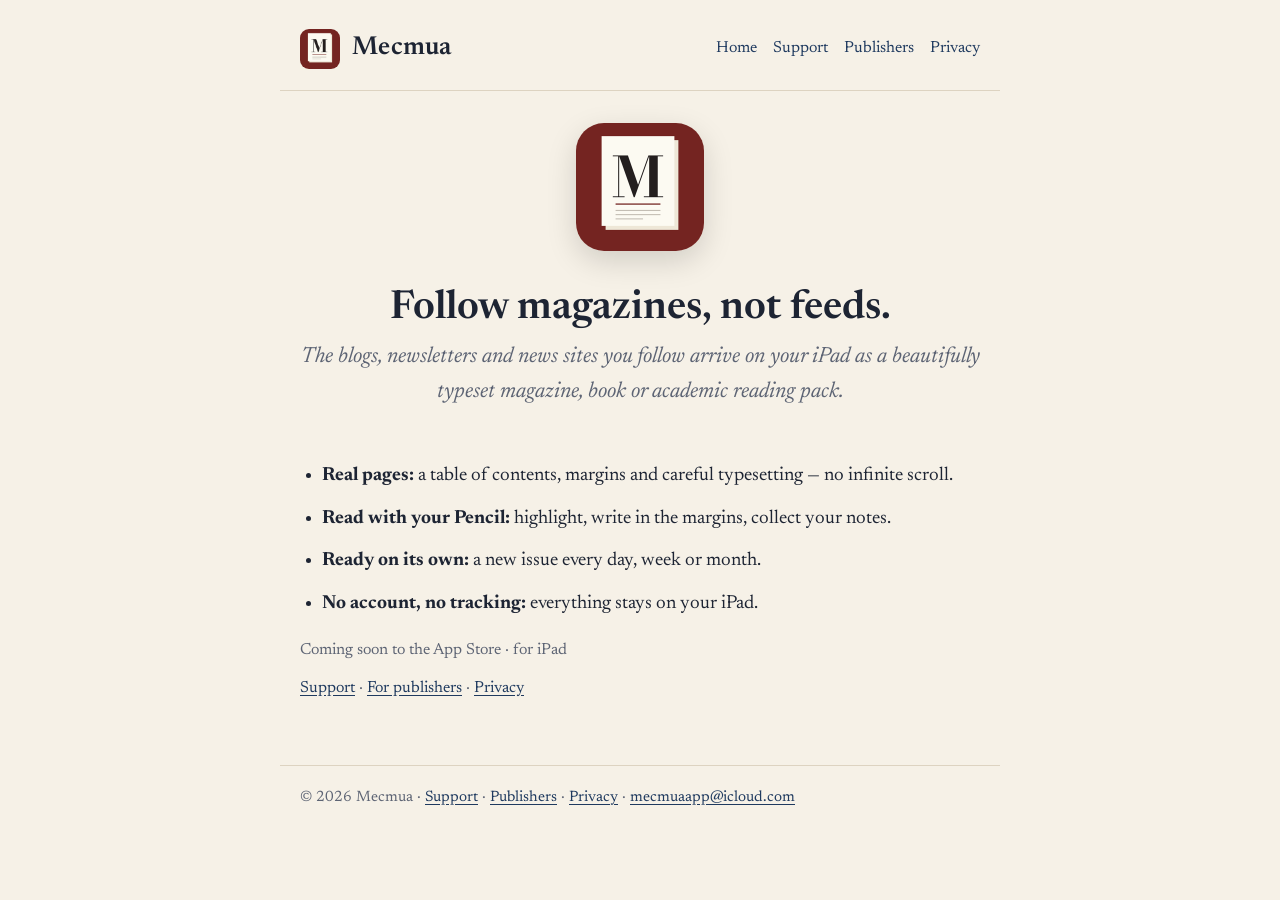
<file: index.html>
<!doctype html>
<html lang="en">
<head>
<meta charset="utf-8">
<meta name="viewport" content="width=device-width, initial-scale=1">
<title>Mecmua</title>
<meta name="description" content="The blogs, newsletters and news sites you follow, typeset as your own magazine on iPad.">
<link rel="icon" href="icon.png">
<link rel="apple-touch-icon" href="apple-touch-icon.png">
<link rel="stylesheet" href="style.css">
</head>
<body>
<header>
  <a class="brand" href="./"><img src="icon.png" alt=""><span>Mecmua</span></a>
  <nav><a href="./">Home</a><a href="support.html">Support</a><a href="publishers.html">Publishers</a><a href="privacy.html">Privacy</a></nav>
</header>

<main>
<section>
  <div class="hero">
    <img src="icon.png" alt="Mecmua app icon">
    <h1>Follow magazines, not feeds.</h1>
    <p class="lede">The blogs, newsletters and news sites you follow arrive on your iPad as a beautifully typeset magazine, book or academic reading pack.</p>
  </div>
  <ul>
    <li><strong>Real pages:</strong> a table of contents, margins and careful typesetting — no infinite scroll.</li>
    <li><strong>Read with your Pencil:</strong> highlight, write in the margins, collect your notes.</li>
    <li><strong>Ready on its own:</strong> a new issue every day, week or month.</li>
    <li><strong>No account, no tracking:</strong> everything stays on your iPad.</li>
  </ul>
  <p class="meta">Coming soon to the App Store · for iPad</p>
  <p class="meta"><a href="support.html">Support</a> · <a href="publishers.html">For publishers</a> · <a href="privacy.html">Privacy</a></p>
</section>
</main>

<footer>© 2026 Mecmua · <a href="support.html">Support</a> · <a href="publishers.html">Publishers</a> · <a href="privacy.html">Privacy</a> · <a href="mailto:mecmuaapp@icloud.com">mecmuaapp@icloud.com</a></footer>
</body>
</html>
</file>
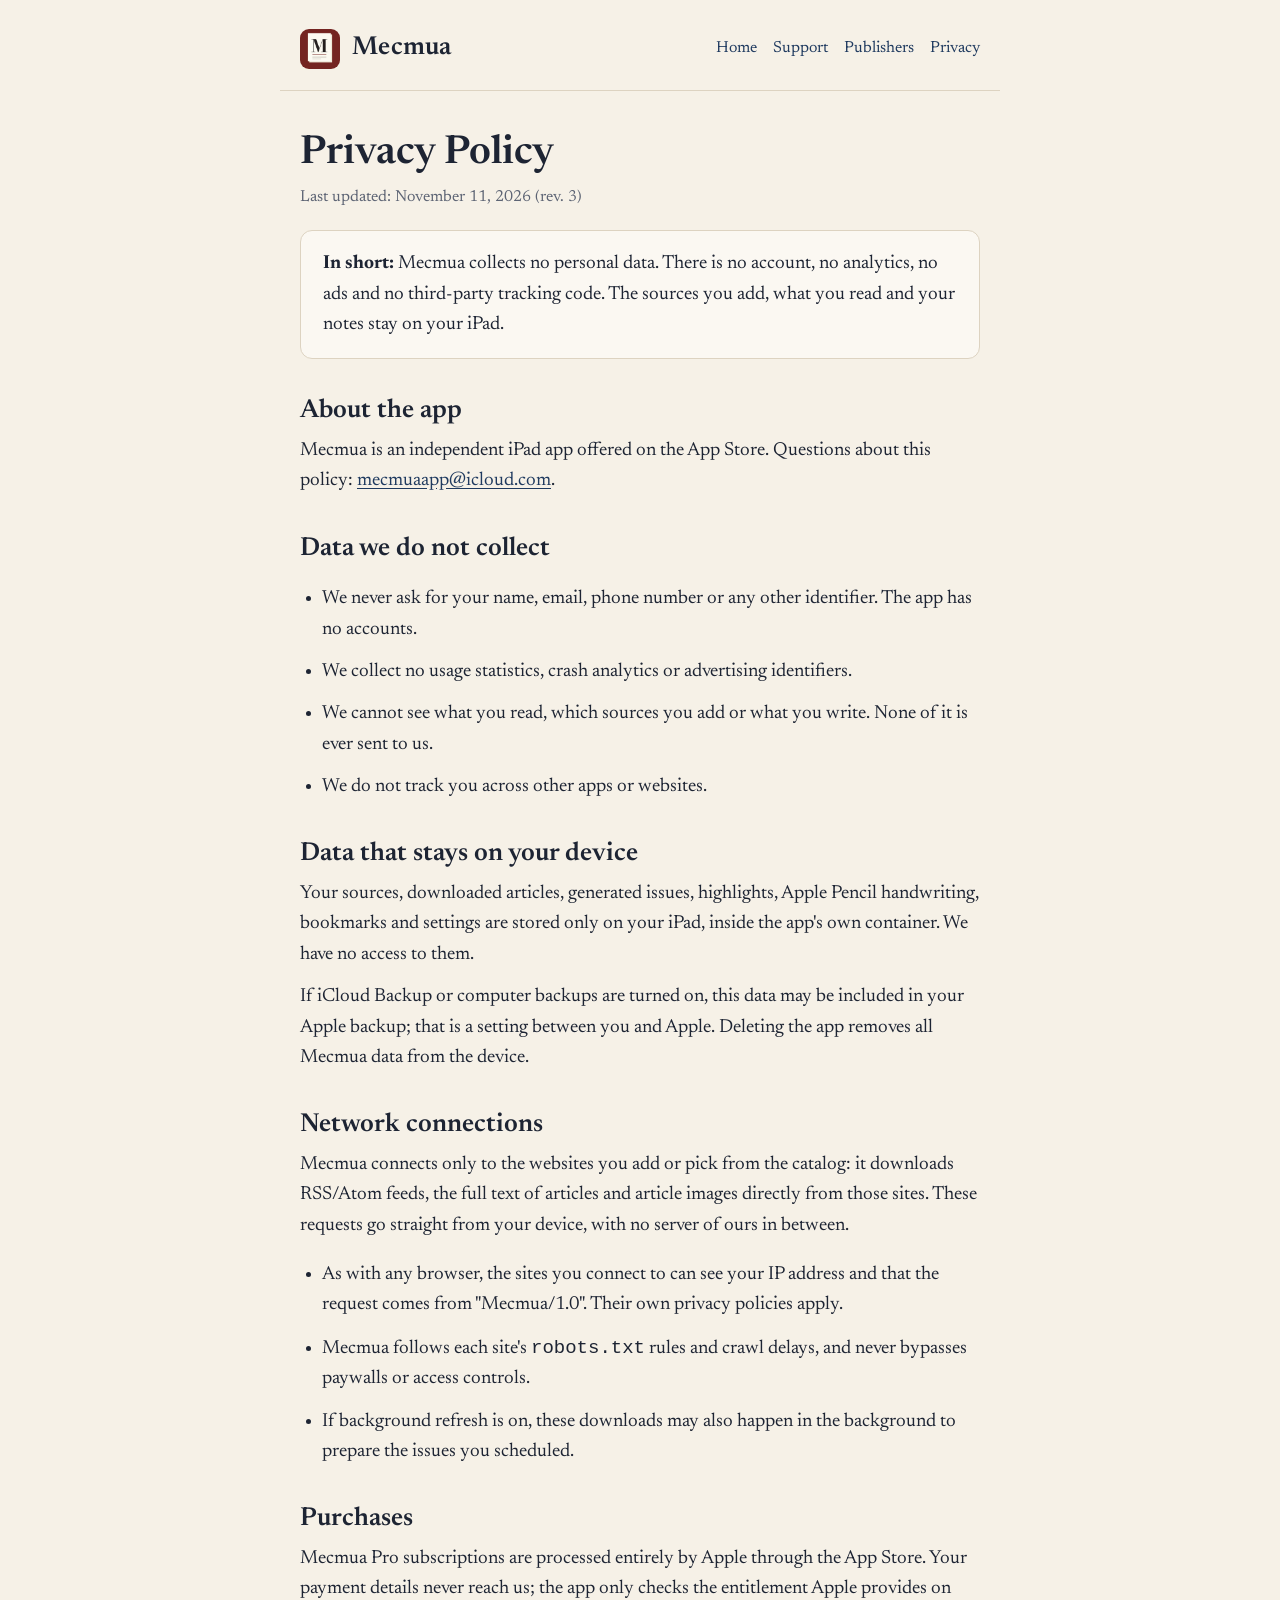
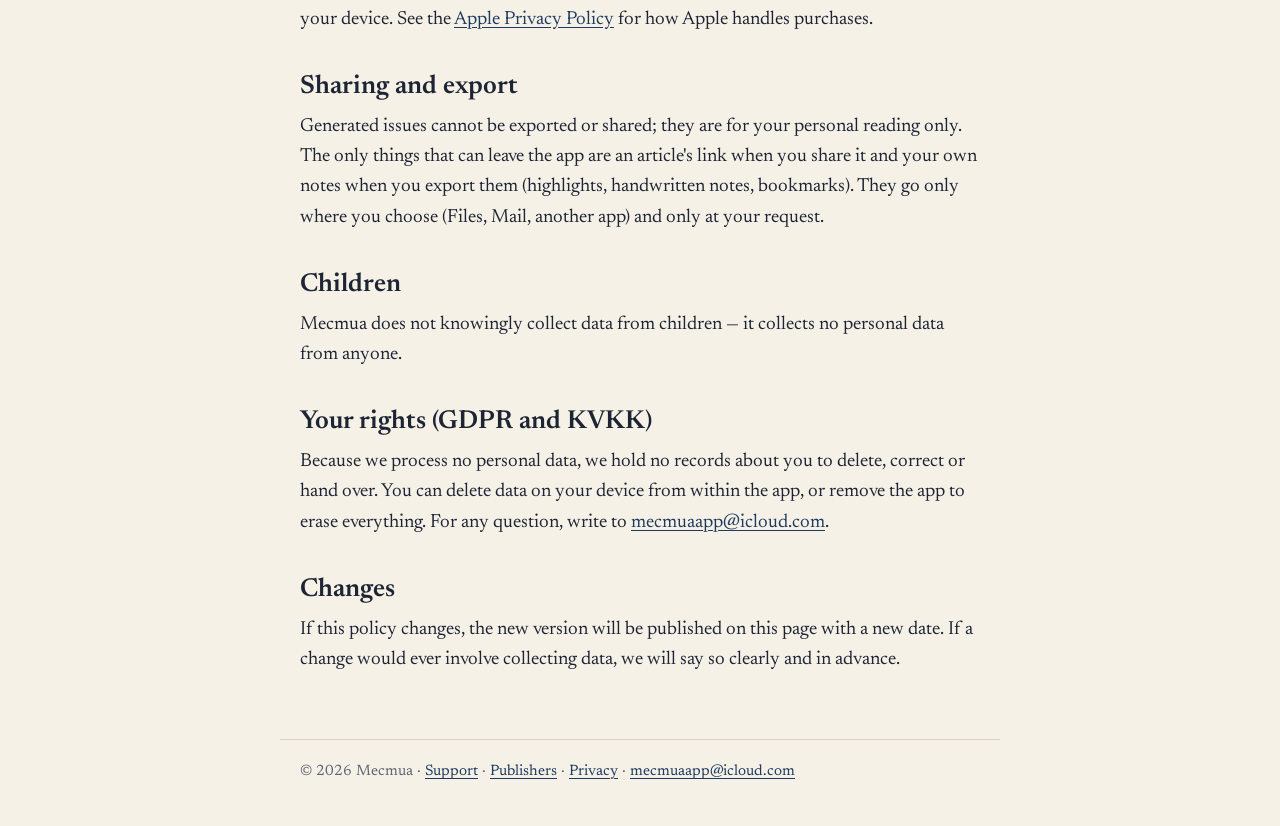
<file: privacy.html>
<!doctype html>
<html lang="en">
<head>
<meta charset="utf-8">
<meta name="viewport" content="width=device-width, initial-scale=1">
<title>Privacy Policy · Mecmua</title>
<meta name="description" content="Mecmua privacy policy: no account, no analytics, no tracking.">
<link rel="icon" href="icon.png">
<link rel="apple-touch-icon" href="apple-touch-icon.png">
<link rel="stylesheet" href="style.css">
</head>
<body>
<header>
  <a class="brand" href="./"><img src="icon.png" alt=""><span>Mecmua</span></a>
  <nav><a href="./">Home</a><a href="support.html">Support</a><a href="publishers.html">Publishers</a><a href="privacy.html">Privacy</a></nav>
</header>

<main>
<section>
  <h1>Privacy Policy</h1>
  <p class="meta">Last updated: November 11, 2026 (rev. 3)</p>

  <div class="card">
    <p><strong>In short:</strong> Mecmua collects no personal data. There is no account, no analytics, no ads and no third-party tracking code. The sources you add, what you read and your notes stay on your iPad.</p>
  </div>

  <h2>About the app</h2>
  <p>Mecmua is an independent iPad app offered on the App Store. Questions about this policy: <a href="mailto:mecmuaapp@icloud.com">mecmuaapp@icloud.com</a>.</p>

  <h2>Data we do not collect</h2>
  <ul>
    <li>We never ask for your name, email, phone number or any other identifier. The app has no accounts.</li>
    <li>We collect no usage statistics, crash analytics or advertising identifiers.</li>
    <li>We cannot see what you read, which sources you add or what you write. None of it is ever sent to us.</li>
    <li>We do not track you across other apps or websites.</li>
  </ul>

  <h2>Data that stays on your device</h2>
  <p>Your sources, downloaded articles, generated issues, highlights, Apple Pencil handwriting, bookmarks and settings are stored only on your iPad, inside the app's own container. We have no access to them.</p>
  <p>If iCloud Backup or computer backups are turned on, this data may be included in your Apple backup; that is a setting between you and Apple. Deleting the app removes all Mecmua data from the device.</p>

  <h2>Network connections</h2>
  <p>Mecmua connects only to the websites you add or pick from the catalog: it downloads RSS/Atom feeds, the full text of articles and article images directly from those sites. These requests go straight from your device, with no server of ours in between.</p>
  <ul>
    <li>As with any browser, the sites you connect to can see your IP address and that the request comes from "Mecmua/1.0". Their own privacy policies apply.</li>
    <li>Mecmua follows each site's <code>robots.txt</code> rules and crawl delays, and never bypasses paywalls or access controls.</li>
    <li>If background refresh is on, these downloads may also happen in the background to prepare the issues you scheduled.</li>
  </ul>

  <h2>Purchases</h2>
  <p>Mecmua Pro subscriptions are processed entirely by Apple through the App Store. Your payment details never reach us; the app only checks the entitlement Apple provides on your device. See the <a href="https://www.apple.com/legal/privacy/">Apple Privacy Policy</a> for how Apple handles purchases.</p>

  <h2>Sharing and export</h2>
  <p>Generated issues cannot be exported or shared; they are for your personal reading only. The only things that can leave the app are an article's link when you share it and your own notes when you export them (highlights, handwritten notes, bookmarks). They go only where you choose (Files, Mail, another app) and only at your request.</p>

  <h2>Children</h2>
  <p>Mecmua does not knowingly collect data from children — it collects no personal data from anyone.</p>

  <h2>Your rights (GDPR and KVKK)</h2>
  <p>Because we process no personal data, we hold no records about you to delete, correct or hand over. You can delete data on your device from within the app, or remove the app to erase everything. For any question, write to <a href="mailto:mecmuaapp@icloud.com">mecmuaapp@icloud.com</a>.</p>

  <h2>Changes</h2>
  <p>If this policy changes, the new version will be published on this page with a new date. If a change would ever involve collecting data, we will say so clearly and in advance.</p>
</section>
</main>

<footer>© 2026 Mecmua · <a href="support.html">Support</a> · <a href="publishers.html">Publishers</a> · <a href="privacy.html">Privacy</a> · <a href="mailto:mecmuaapp@icloud.com">mecmuaapp@icloud.com</a></footer>
</body>
</html>
</file>
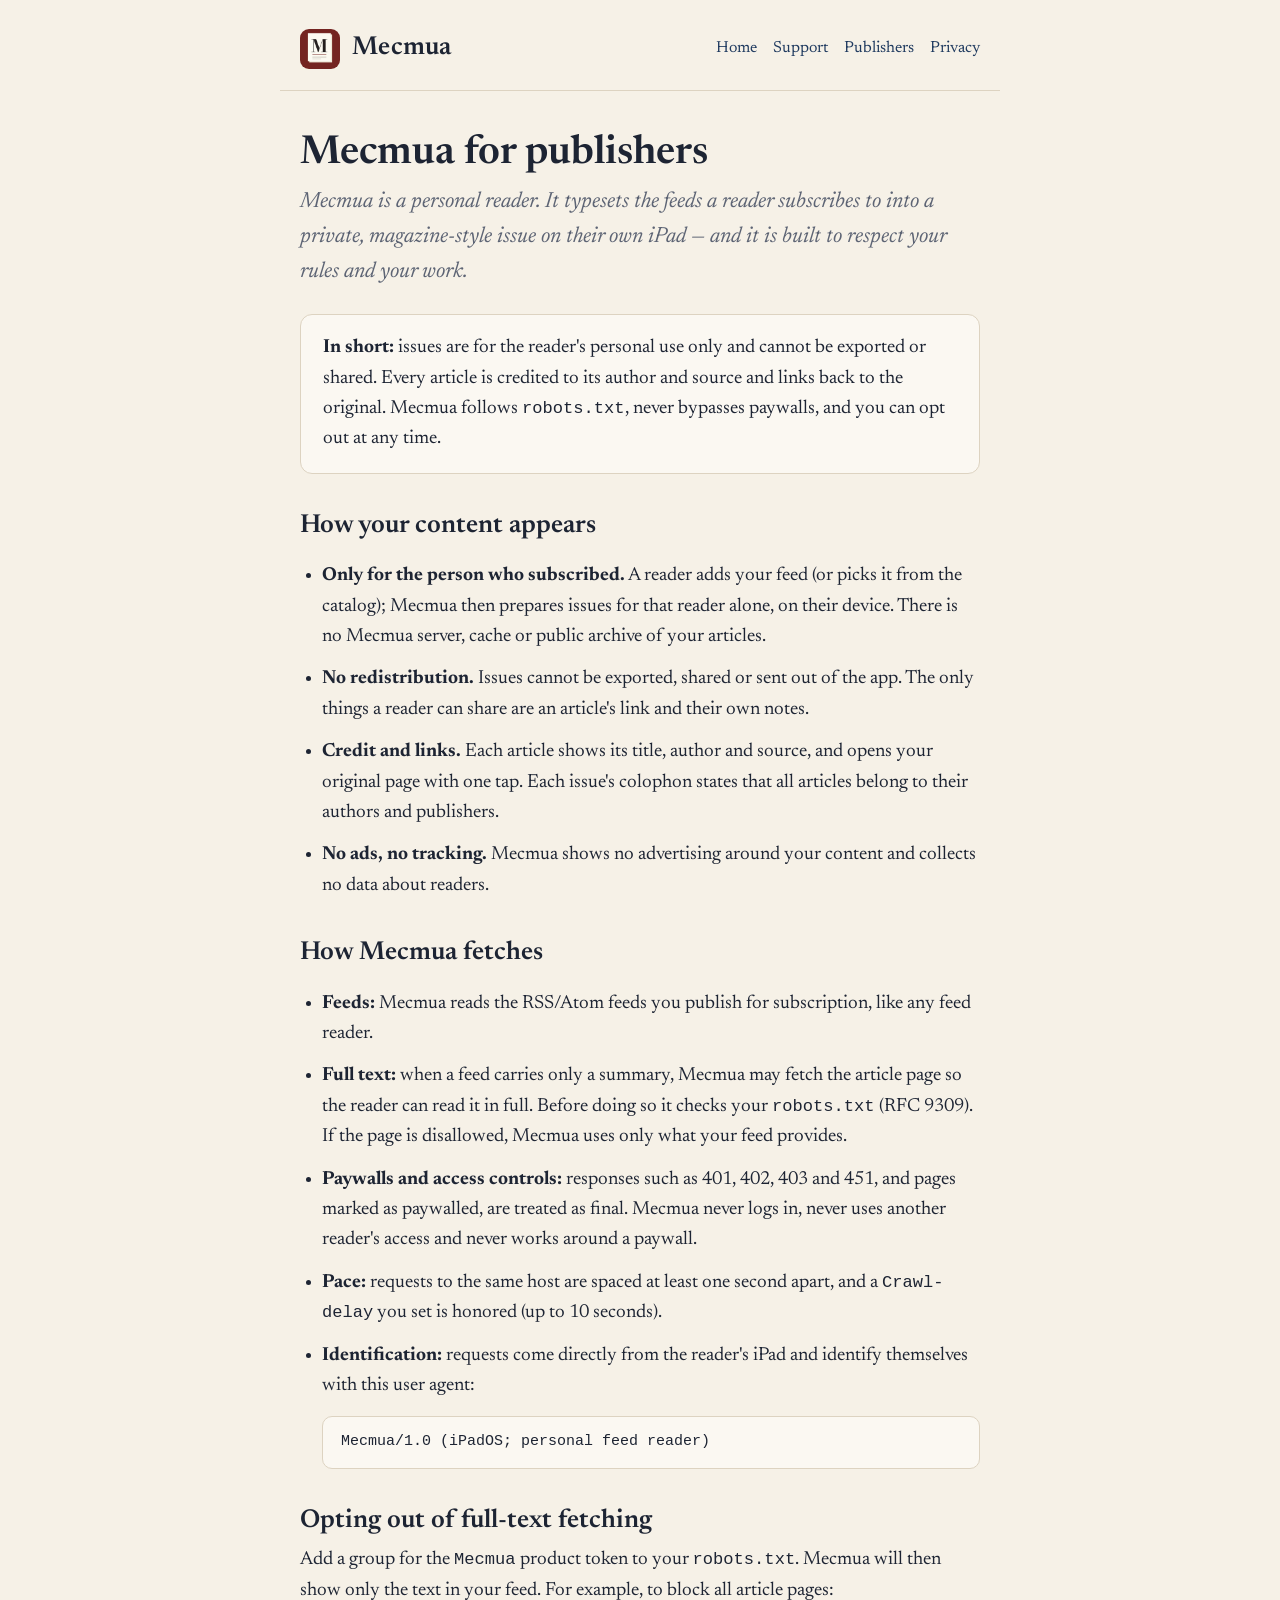
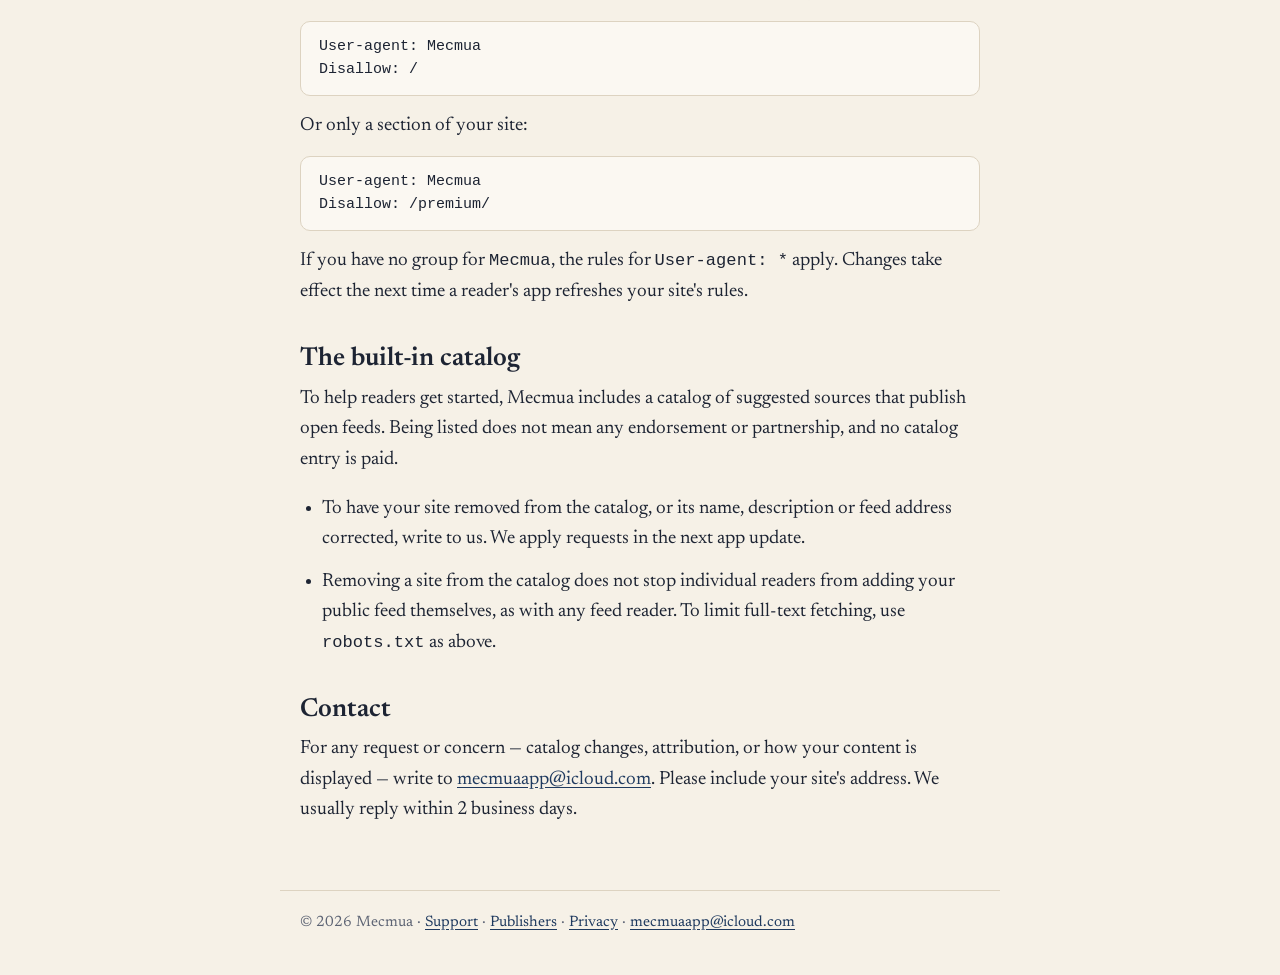
<file: publishers.html>
<!doctype html>
<html lang="en">
<head>
<meta charset="utf-8">
<meta name="viewport" content="width=device-width, initial-scale=1">
<title>For Publishers · Mecmua</title>
<meta name="description" content="How Mecmua treats publishers' content, how it fetches pages, and how to opt out or contact us.">
<link rel="icon" href="icon.png">
<link rel="apple-touch-icon" href="apple-touch-icon.png">
<link rel="stylesheet" href="style.css">
<style>
  pre { background: var(--card); border: 1px solid var(--rule); border-radius: 10px; padding: 14px 18px; overflow-x: auto; font-size: 15px; line-height: 1.5; }
  code { font-size: .9em; }
</style>
</head>
<body>
<header>
  <a class="brand" href="./"><img src="icon.png" alt=""><span>Mecmua</span></a>
  <nav><a href="./">Home</a><a href="support.html">Support</a><a href="publishers.html">Publishers</a><a href="privacy.html">Privacy</a></nav>
</header>

<main>
<section>
  <h1>Mecmua for publishers</h1>
  <p class="lede">Mecmua is a personal reader. It typesets the feeds a reader subscribes to into a private, magazine-style issue on their own iPad — and it is built to respect your rules and your work.</p>

  <div class="card">
    <p><strong>In short:</strong> issues are for the reader's personal use only and cannot be exported or shared. Every article is credited to its author and source and links back to the original. Mecmua follows <code>robots.txt</code>, never bypasses paywalls, and you can opt out at any time.</p>
  </div>

  <h2>How your content appears</h2>
  <ul>
    <li><strong>Only for the person who subscribed.</strong> A reader adds your feed (or picks it from the catalog); Mecmua then prepares issues for that reader alone, on their device. There is no Mecmua server, cache or public archive of your articles.</li>
    <li><strong>No redistribution.</strong> Issues cannot be exported, shared or sent out of the app. The only things a reader can share are an article's link and their own notes.</li>
    <li><strong>Credit and links.</strong> Each article shows its title, author and source, and opens your original page with one tap. Each issue's colophon states that all articles belong to their authors and publishers.</li>
    <li><strong>No ads, no tracking.</strong> Mecmua shows no advertising around your content and collects no data about readers.</li>
  </ul>

  <h2>How Mecmua fetches</h2>
  <ul>
    <li><strong>Feeds:</strong> Mecmua reads the RSS/Atom feeds you publish for subscription, like any feed reader.</li>
    <li><strong>Full text:</strong> when a feed carries only a summary, Mecmua may fetch the article page so the reader can read it in full. Before doing so it checks your <code>robots.txt</code> (RFC 9309). If the page is disallowed, Mecmua uses only what your feed provides.</li>
    <li><strong>Paywalls and access controls:</strong> responses such as 401, 402, 403 and 451, and pages marked as paywalled, are treated as final. Mecmua never logs in, never uses another reader's access and never works around a paywall.</li>
    <li><strong>Pace:</strong> requests to the same host are spaced at least one second apart, and a <code>Crawl-delay</code> you set is honored (up to 10 seconds).</li>
    <li><strong>Identification:</strong> requests come directly from the reader's iPad and identify themselves with this user agent:
      <pre>Mecmua/1.0 (iPadOS; personal feed reader)</pre></li>
  </ul>

  <h2>Opting out of full-text fetching</h2>
  <p>Add a group for the <code>Mecmua</code> product token to your <code>robots.txt</code>. Mecmua will then show only the text in your feed. For example, to block all article pages:</p>
  <pre>User-agent: Mecmua
Disallow: /</pre>
  <p>Or only a section of your site:</p>
  <pre>User-agent: Mecmua
Disallow: /premium/</pre>
  <p>If you have no group for <code>Mecmua</code>, the rules for <code>User-agent: *</code> apply. Changes take effect the next time a reader's app refreshes your site's rules.</p>

  <h2>The built-in catalog</h2>
  <p>To help readers get started, Mecmua includes a catalog of suggested sources that publish open feeds. Being listed does not mean any endorsement or partnership, and no catalog entry is paid.</p>
  <ul>
    <li>To have your site removed from the catalog, or its name, description or feed address corrected, write to us. We apply requests in the next app update.</li>
    <li>Removing a site from the catalog does not stop individual readers from adding your public feed themselves, as with any feed reader. To limit full-text fetching, use <code>robots.txt</code> as above.</li>
  </ul>

  <h2>Contact</h2>
  <p>For any request or concern — catalog changes, attribution, or how your content is displayed — write to <a href="mailto:mecmuaapp@icloud.com?subject=Publisher%20request">mecmuaapp@icloud.com</a>. Please include your site's address. We usually reply within 2 business days.</p>
</section>
</main>

<footer>© 2026 Mecmua · <a href="support.html">Support</a> · <a href="publishers.html">Publishers</a> · <a href="privacy.html">Privacy</a> · <a href="mailto:mecmuaapp@icloud.com">mecmuaapp@icloud.com</a></footer>
</body>
</html>
</file>
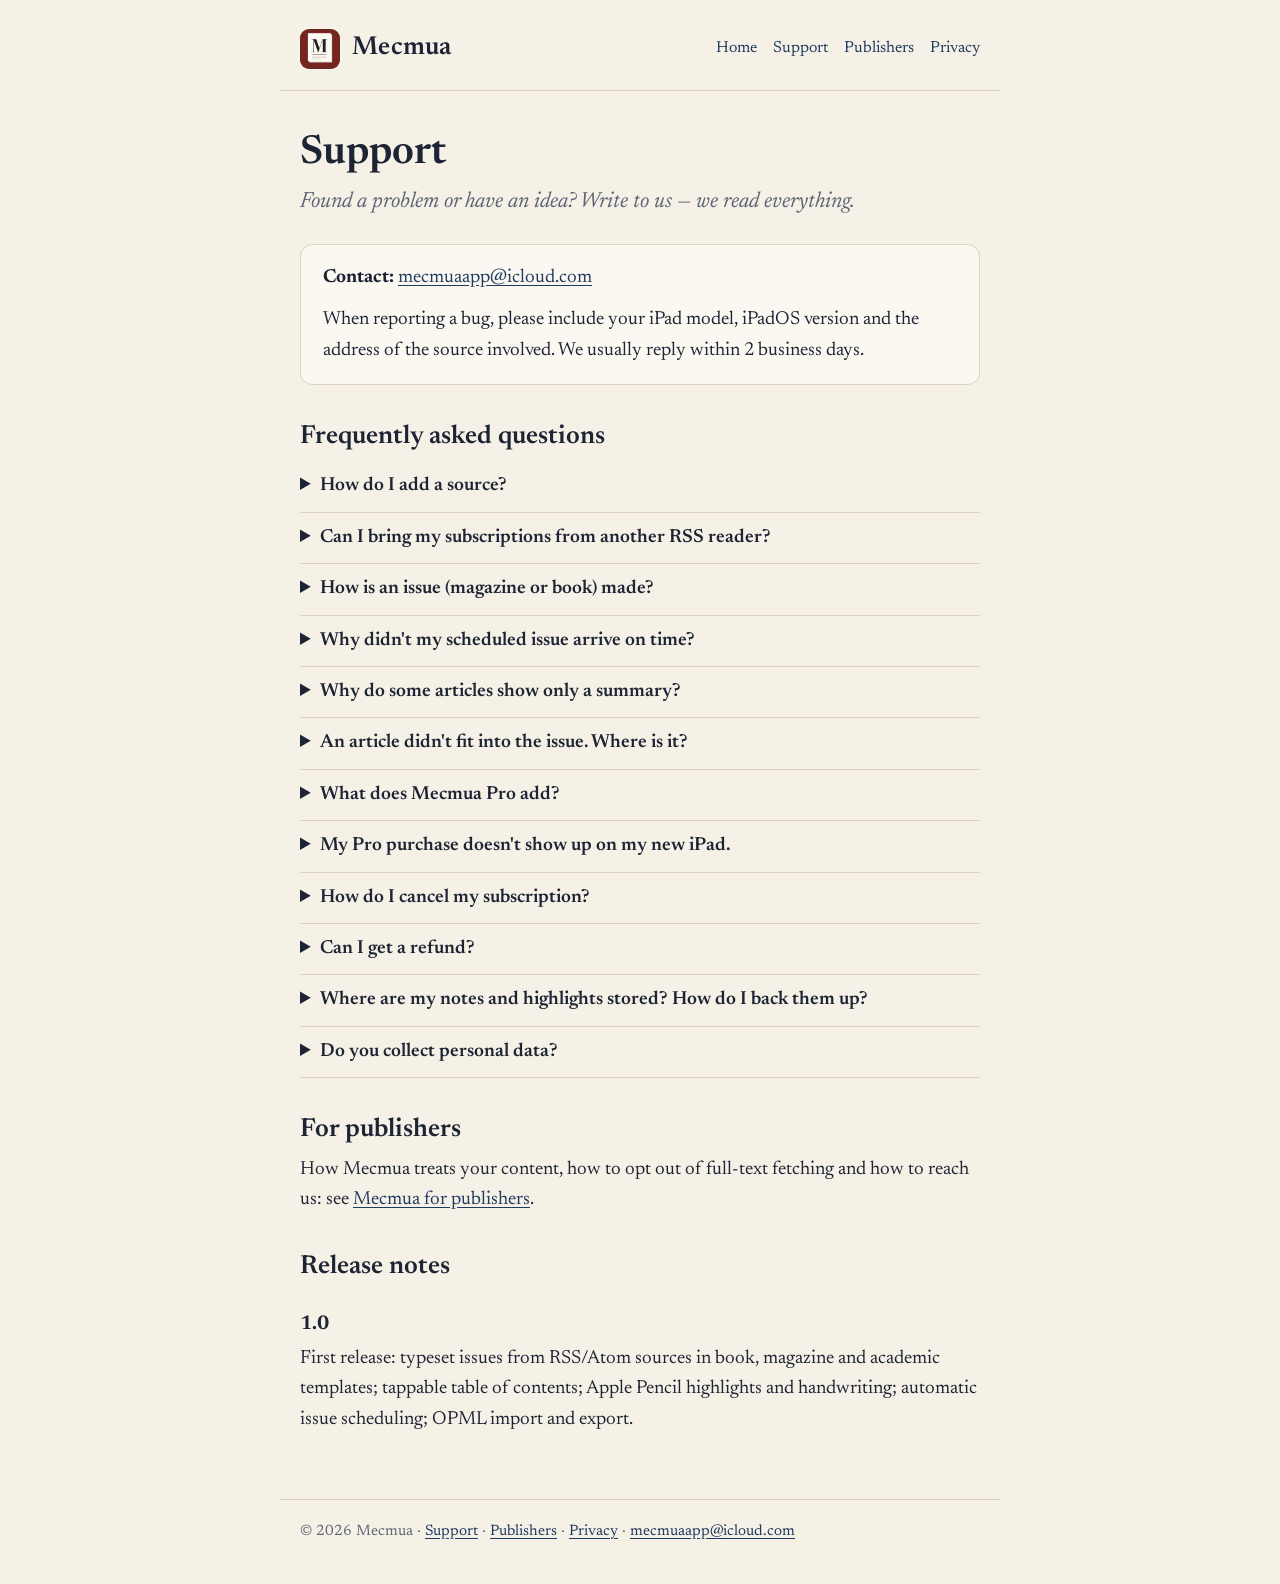
<file: support.html>
<!doctype html>
<html lang="en">
<head>
<meta charset="utf-8">
<meta name="viewport" content="width=device-width, initial-scale=1">
<title>Support · Mecmua</title>
<meta name="description" content="Mecmua support: frequently asked questions and contact.">
<link rel="icon" href="icon.png">
<link rel="apple-touch-icon" href="apple-touch-icon.png">
<link rel="stylesheet" href="style.css">
</head>
<body>
<header>
  <a class="brand" href="./"><img src="icon.png" alt=""><span>Mecmua</span></a>
  <nav><a href="./">Home</a><a href="support.html">Support</a><a href="publishers.html">Publishers</a><a href="privacy.html">Privacy</a></nav>
</header>

<main>
<section>
  <h1>Support</h1>
  <p class="lede">Found a problem or have an idea? Write to us — we read everything.</p>

  <div class="card">
    <p><strong>Contact:</strong> <a href="mailto:mecmuaapp@icloud.com?subject=Mecmua%20support">mecmuaapp@icloud.com</a></p>
    <p>When reporting a bug, please include your iPad model, iPadOS version and the address of the source involved. We usually reply within 2 business days.</p>
  </div>

  <h2>Frequently asked questions</h2>

  <details>
    <summary>How do I add a source?</summary>
    <p>In <em>Sources</em>, tap <em>Add Source</em> and enter a website address or an RSS/Atom feed URL. Mecmua finds the site's feed for you. You can also pick ready-made sources from the catalog or paste a Substack profile link.</p>
  </details>

  <details>
    <summary>Can I bring my subscriptions from another RSS reader?</summary>
    <p>Yes. Export an OPML file from your old reader and import it in <em>Sources</em>. You can export your Mecmua sources as OPML the same way.</p>
  </details>

  <details>
    <summary>How is an issue (magazine or book) made?</summary>
    <p>In <em>Publications</em>, tap <em>New Publication</em> and choose its sources, template (book, magazine, academic) and schedule. When you tap <em>Generate Issue Now</em>, or when it is due, a new issue appears in your library.</p>
  </details>

  <details>
    <summary>Why didn't my scheduled issue arrive on time?</summary>
    <p>iPadOS schedules background work based on battery and network conditions. Make sure Mecmua is enabled in <em>Settings → General → Background App Refresh</em> and Low Power Mode is off. Late issues are prepared as soon as you open the app.</p>
  </details>

  <details>
    <summary>Why do some articles show only a summary?</summary>
    <p>Mecmua uses the feed's text first and fetches the full article page when needed. If the site disallows this in <code>robots.txt</code>, or the article is behind a paywall, Mecmua respects that and shows only the text in the feed.</p>
  </details>

  <details>
    <summary>An article didn't fit into the issue. Where is it?</summary>
    <p>When the size limit is reached, articles that didn't fit are listed at the back of the issue, each linked to its original source. They also appear under <em>Left Out of This Issue</em> in the issue details. Free issues run up to 40 pages; with Mecmua Pro an issue grows until every article fits.</p>
  </details>

  <details>
    <summary>What does Mecmua Pro add?</summary>
    <p>The free version includes 10 sources and 1 publication that comes out automatically every week, with issues of up to 40 pages. Pro removes the source and publication limits and adds daily and monthly schedules, the academic template, design options, larger issues and notes export.</p>
  </details>

  <details>
    <summary>My Pro purchase doesn't show up on my new iPad.</summary>
    <p>Go to <em>Settings → Mecmua Pro</em> and tap <em>Restore Purchases</em>. Make sure you're signed in with the Apple Account you used to buy it.</p>
  </details>

  <details>
    <summary>How do I cancel my subscription?</summary>
    <p>On your iPad, open <em>Settings → [your name] → Subscriptions → Mecmua</em> and tap <em>Cancel Subscription</em>. Pro stays active until the end of the current period.</p>
  </details>

  <details>
    <summary>Can I get a refund?</summary>
    <p>Apple processes all payments, so refunds are requested from Apple at <a href="https://reportaproblem.apple.com">reportaproblem.apple.com</a>.</p>
  </details>

  <details>
    <summary>Where are my notes and highlights stored? How do I back them up?</summary>
    <p>Everything stays on your iPad; we have no servers. Your iPad's iCloud or computer backup includes this data. You can export your notes from <em>Notes</em> (Pro).</p>
  </details>

  <details>
    <summary>Do you collect personal data?</summary>
    <p>No. See the <a href="privacy.html">Privacy Policy</a> for details.</p>
  </details>

  <h2>For publishers</h2>
  <p>How Mecmua treats your content, how to opt out of full-text fetching and how to reach us: see <a href="publishers.html">Mecmua for publishers</a>.</p>

  <h2>Release notes</h2>
  <h3>1.0</h3>
  <p>First release: typeset issues from RSS/Atom sources in book, magazine and academic templates; tappable table of contents; Apple Pencil highlights and handwriting; automatic issue scheduling; OPML import and export.</p>
</section>
</main>

<footer>© 2026 Mecmua · <a href="support.html">Support</a> · <a href="publishers.html">Publishers</a> · <a href="privacy.html">Privacy</a> · <a href="mailto:mecmuaapp@icloud.com">mecmuaapp@icloud.com</a></footer>
</body>
</html>
</file>
<file: style.css>
@font-face {
  font-family: "Newsreader";
  src: url("fonts/Newsreader.ttf") format("truetype");
  font-style: normal;
  font-weight: 200 800;
  font-display: swap;
}
@font-face {
  font-family: "Newsreader";
  src: url("fonts/Newsreader-Italic.ttf") format("truetype");
  font-style: italic;
  font-weight: 200 800;
  font-display: swap;
}

:root {
  --paper: #f6f1e7;
  --ink: #1d2433;
  --muted: #5d6474;
  --accent: #1f3a5f;
  --rule: #ddd3c1;
  --card: #fbf8f2;
}
@media (prefers-color-scheme: dark) {
  :root {
    --paper: #16191f;
    --ink: #ebe6dc;
    --muted: #a3a8b3;
    --accent: #9cb8de;
    --rule: #2e333d;
    --card: #1d2128;
  }
}

* { box-sizing: border-box; }
html { -webkit-text-size-adjust: 100%; }
body {
  margin: 0;
  background: var(--paper);
  color: var(--ink);
  font: 19px/1.6 "Newsreader", Georgia, "Times New Roman", serif;
}
a { color: var(--accent); text-underline-offset: 3px; }
main, header, footer { max-width: 720px; margin: 0 auto; padding: 0 20px; }

header {
  display: flex; align-items: center; justify-content: space-between; gap: 12px;
  padding-top: 28px; padding-bottom: 20px; border-bottom: 1px solid var(--rule);
}
.brand { display: flex; align-items: center; gap: 12px; text-decoration: none; color: var(--ink); }
.brand img { width: 40px; height: 40px; border-radius: 9px; }
.brand span { font-size: 26px; font-weight: 600; letter-spacing: .01em; }
nav { display: flex; gap: 16px; font-size: 16px; flex-wrap: wrap; justify-content: flex-end; }
nav a { text-decoration: none; }
nav a:hover { text-decoration: underline; }

h1 { font-size: 40px; line-height: 1.15; font-weight: 600; margin: 40px 0 8px; }
h2 { font-size: 26px; line-height: 1.25; font-weight: 600; margin: 36px 0 8px; }
h3 { font-size: 20px; margin: 24px 0 4px; }
p, li { margin: 0 0 12px; }
ul { padding-left: 22px; }
.lede { font-size: 22px; font-style: italic; color: var(--muted); margin-bottom: 24px; }
.meta { color: var(--muted); font-size: 16px; }

.lang-switch { margin: 24px 0 0; font-size: 16px; color: var(--muted); }
section[lang] + section[lang] { margin-top: 56px; padding-top: 8px; border-top: 3px double var(--rule); }

.card {
  background: var(--card); border: 1px solid var(--rule); border-radius: 12px;
  padding: 18px 22px; margin: 20px 0;
}
.card p:last-child { margin-bottom: 0; }

details { border-bottom: 1px solid var(--rule); padding: 10px 0; }
details summary { cursor: pointer; font-weight: 600; }
details[open] summary { margin-bottom: 8px; }

.hero { text-align: center; padding: 32px 0 8px; }
.hero img { width: 128px; height: 128px; border-radius: 28px; box-shadow: 0 10px 30px rgba(0,0,0,.15); }
.hero h1 { margin-top: 24px; }

footer {
  margin-top: 64px; padding-top: 20px; padding-bottom: 40px;
  border-top: 1px solid var(--rule); color: var(--muted); font-size: 15px;
}

@media (max-width: 520px) {
  body { font-size: 18px; }
  h1 { font-size: 32px; }
  header { flex-direction: column; align-items: flex-start; }
  nav { justify-content: flex-start; }
}
</file>
